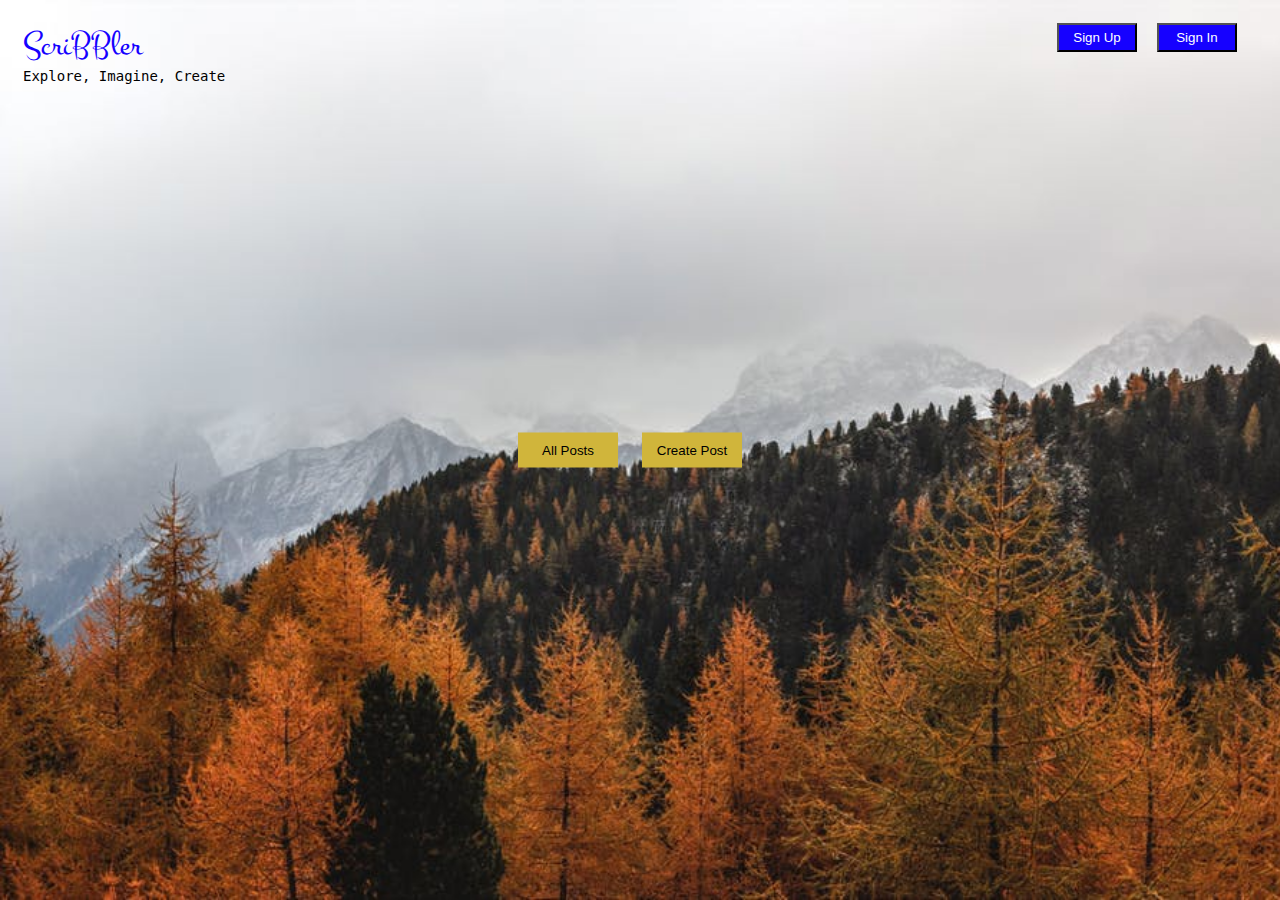
<file: index.html>
<!DOCTYPE html>
<html>

<head>
    <link rel="stylesheet" type="text/css" href="styles/index.css">
    <link href="https://fonts.googleapis.com/css?family=Montez&display=swap" rel="stylesheet">
    <link rel="stylesheet" href="https://cdnjs.cloudflare.com/ajax/libs/font-awesome/4.7.0/css/font-awesome.min.css">

</head>

<body>
    <div class="header" id="myHeader">
        <div class="logo">
            <span>ScriBBler</span>
            <p>Explore, Imagine, Create</p>
        </div>
        <div class="loginregbtns">
            <button type="button" id="btnopensigninmodal">Sign In</button>
            <button type="button" id="btnopensignupmodal">Sign Up</button>
        </div>
    </div>
    <div class="main">
        <div class="postbuttons">
            <a href="html/postslist.html"><button type="button">All Posts</button></a>
            <button id="btncreatepost">Create Post</button>
        </div>
    </div>
    <div id="modalsignup" class="modalbg">
        <div class="modal">
            <div class="modalheader">
                <span>Get Started</span>
                <i id="btnclose1" class="fa fa-close"></i>
            </div>
            <div class="modalbody">
                <form>
                    <p>Name</p>
                    <input placeholder="Enter your Name" type="text" required></input>
                    <p>Username</p>
                    <input placeholder="Enter your Username" type="text" required></input>
                    <p>Password</p>
                    <input placeholder="Enter your Password" type="text" required></input>
                    <p>Confirm Password</p>
                    <input placeholder="Re-enter your Password" type="text" required></input>
                    <button type="submit">Sign Up</button>
                </form>
            </div>
        </div>
    </div>
    <div id="modalsignin" class="modalbg">
        <div class="modal">
            <div class="modalheader">
                <span>Welcome Back!</span>
                <i id="btnclose2" class="fa fa-close"></i>
            </div>
            <div class="modalbody">
                <form>
                    <p>Username</p>
                    <input type="text" placeholder="Enter your Username" required></input>
                    <p>Password</p>
                    <input type="text" placeholder="Enter your Password" required></input>
                    <button type="submit">Sign In</button>
                </form>
                <div class="modalfooter">
                    <p>Not a member yet?<a href="#" id="lnksignup"> Sign Up</a></p>
                </div>
            </div>
        </div>
    </div>
    <div id="modalcreatepost" class="modalbg">
        <div class="modallarge">
            <div class="modalheader">
                <span>Pen Your Post</span>
                <i id="btnclose3" class="fa fa-close"></i>
            </div>
            <div class="modalbody">
                <form>
                    <p>Title</p>
                    <input type="text" placeholder="Enter title of your post" required></input>
                    <p>Content</p>
                    <textarea rows="20" cols="100" placeholder="Enter the contents of your post"></textarea>
                    <div style="text-align:center;">
                        <button type="submit" style="width: 120px;">Create</button>
                    </div>

                </form>
            </div>
        </div>
    </div>
    <script src="scripts/index.js"></script>
</body>

</html>
</file>
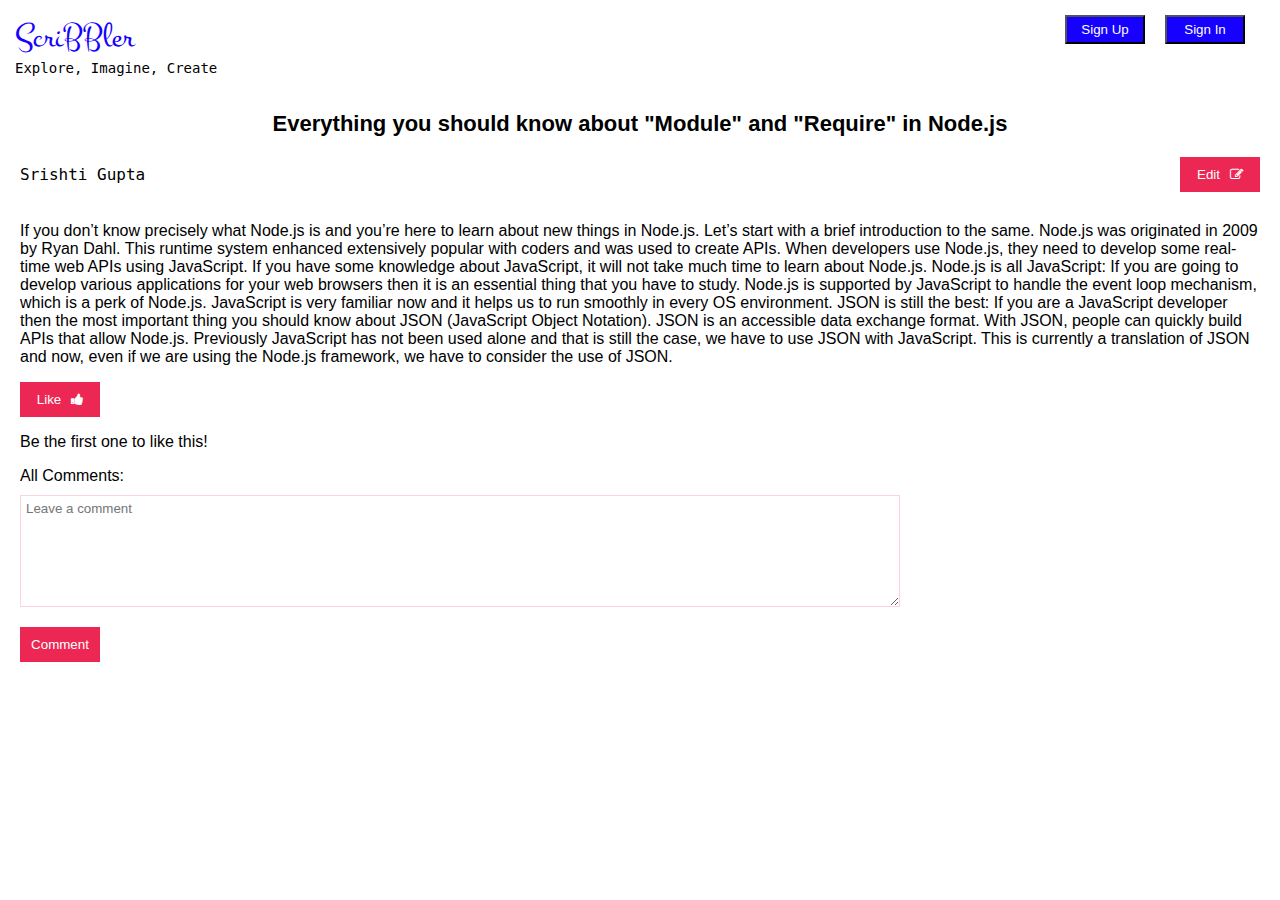
<file: html/post.html>
<!DOCTYPE html>
<html>

<head>
    <link rel="stylesheet" type="text/css" href="../styles/post.css">
    <link href="https://fonts.googleapis.com/css?family=Montez&display=swap" rel="stylesheet">
    <link rel="stylesheet" href="https://cdnjs.cloudflare.com/ajax/libs/font-awesome/4.7.0/css/font-awesome.min.css">

</head>

<body>
    <!-- TODO: Include code for header here -->
    <div class="header" id="myHeader">
        <div class="logo">
            <span>ScriBBler</span>
            <p>Explore, Imagine, Create</p>
        </div>
        <div class="loginregbtns">
            <button type="button" id="btnopensigninmodal">Sign In</button>
            <button type="button" id="btnopensignupmodal">Sign Up</button>
        </div>
    </div>
    <div class="main">
        <div class="title" id="titletext">
            Everything you should know about "Module" and "Require" in Node.js
        </div>
        <div class="titletextbox" id="titletextbox">
            <input type="text" />
        </div>
        <div class="toolbar">
            <span class="author">Srishti Gupta</span>
            <button id="btnedit" class="btnwithicon" onclick="makeeditable()" style="float: right;">Edit<i class="fa fa-edit"></i></button>
            <button id="btnsave" class="btnwithicon" onclick="save()" style="float: right;">Save<i class="fa fa-save"></i></button>
        </div>
        <div class="content">
            <p id=txtcontent class="textcontent">
                If you don’t know precisely what Node.js is and you’re here to learn about new things in Node.js. Let’s start with a brief introduction to the same. Node.js was originated in 2009 by Ryan Dahl. This runtime system enhanced extensively popular with coders
                and was used to create APIs. When developers use Node.js, they need to develop some real-time web APIs using JavaScript. If you have some knowledge about JavaScript, it will not take much time to learn about Node.js. Node.js is all JavaScript:
                If you are going to develop various applications for your web browsers then it is an essential thing that you have to study. Node.js is supported by JavaScript to handle the event loop mechanism, which is a perk of Node.js. JavaScript
                is very familiar now and it helps us to run smoothly in every OS environment. JSON is still the best: If you are a JavaScript developer then the most important thing you should know about JSON (JavaScript Object Notation). JSON is an accessible
                data exchange format. With JSON, people can quickly build APIs that allow Node.js. Previously JavaScript has not been used alone and that is still the case, we have to use JSON with JavaScript. This is currently a translation of JSON and
                now, even if we are using the Node.js framework, we have to consider the use of JSON.

            </p>
            <textarea class="txtareacontent" id="txtareacontent"></textarea>
        </div>
        <div class="like">
            <button id="btnlike" class="btnwithicon" onclick="like()">Like<i class="fa fa-thumbs-up"></i></button>
            <p id="count" class="count">Be the first one to like this!</p>
        </div>
        <div class="comment">
            <b>All Comments:</b>
            <textarea placeholder="Leave a comment" class="txtcomment" id="txtcomment"></textarea>
            <button id="btncomment" class="btnwithicon" onclick="comment()">Comment</button>
            <div id="commentcard">

            </div>
        </div>

    </div>
    <script src="../scripts/post.js "></script>
</body>

</html>
</file>
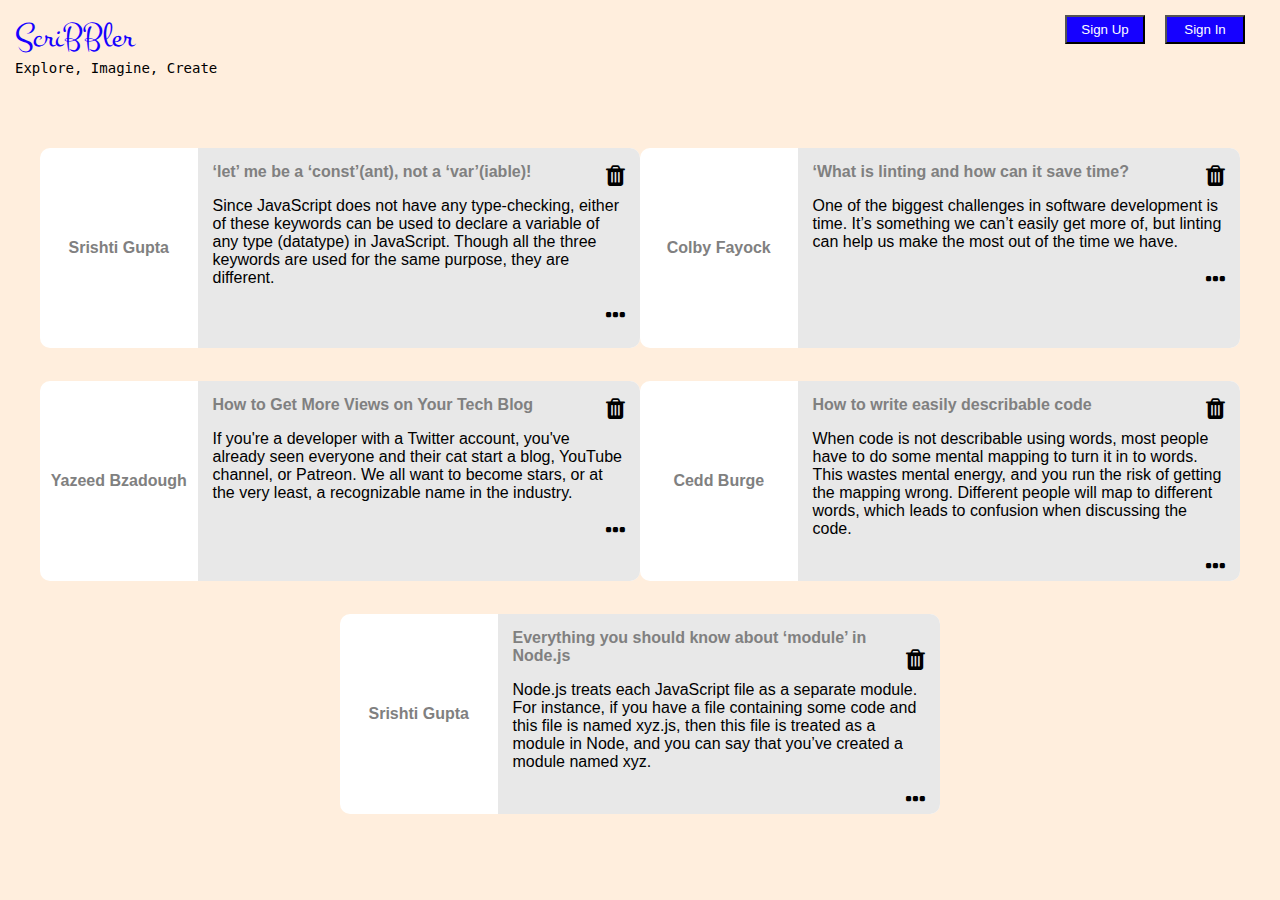
<file: html/postslist.html>
<!DOCTYPE html>
<html>

<head>
    <link rel="stylesheet" type="text/css" href="../styles/postslist.css">
    <link href="https://fonts.googleapis.com/css?family=Montez&display=swap" rel="stylesheet">
    <link rel="stylesheet" href="https://cdnjs.cloudflare.com/ajax/libs/font-awesome/4.7.0/css/font-awesome.min.css">

</head>

<body>
    <!-- TODO: Include code for header here -->
    <div class="header" id="myHeader">
        <div class="logo">
            <span>ScriBBler</span>
            <p>Explore, Imagine, Create</p>
        </div>
        <div class="loginregbtns">
            <button type="button" id="btnopensigninmodal">Sign In</button>
            <button type="button" id="btnopensignupmodal">Sign Up</button>
        </div>
    </div>

    <!-- ATTENTION: The HTML code for the list of posts has been given to you. You can feel free to add/delete/modify this code. You need to write the proper CSS and JavaScript code corresponding to this page so that the result looks like the screenshots given to you in the Project Statement. -->

    <!-- list of all posts starts here -->
    <div class="flex-container">

        <!-- post 1 starts here -->
        <div class="card" id="card1">
            <div class="leftsegment">
                <p>Srishti Gupta</p>
            </div>

            <div class="rightsegment">
                <div>
                    <span class="cardtitle">‘let’ me be a ‘const’(ant), not a ‘var’(iable)!</span>
                    <span style="float: right;">
                        <a href="#" id="first" onclick="openpopup(this.id)"> <i class="fa fa-trash"></i></a>
                    </span>
                </div>
                <p>Since JavaScript does not have any type-checking, either of these keywords can be used to declare a variable of any type (datatype) in JavaScript. Though all the three keywords are used for the same purpose, they are different.</p>
                <span style="float:right">
                    <a href="post.html"><i class="fa fa-ellipsis-h"></i></a>
                 </span>
            </div>
        </div>
        <!-- post 1 ends here -->

        <!-- post 2 starts here -->
        <div class="card" id="card2">
            <div class="leftsegment">
                <p>Colby Fayock</p>
            </div>

            <div class="rightsegment">
                <div>
                    <span class="cardtitle">‘What is linting and how can it save time?</span>
                    <span style="float: right;">
                        <a href="#" id="second" onclick="openpopup(this.id)"> <i class="fa fa-trash"></i></a>
                    </span>
                </div>
                <p>One of the biggest challenges in software development is time. It’s something we can’t easily get more of, but linting can help us make the most out of the time we have.</p>
                <span style="float:right">
                    <a href="post.html"><i class="fa fa-ellipsis-h"></i></a>
                </span>
            </div>
        </div>
        <!-- post 2 ends here -->

        <!-- post 3 starts here -->
        <div class="card" id="card3">
            <div class="leftsegment">
                <p>Yazeed Bzadough</p>
            </div>

            <div class="rightsegment">
                <div>
                    <span class="cardtitle">How to Get More Views on Your Tech Blog</span>
                    <span style="float: right;">
                        <a href="#" id="third" onclick="openpopup(this.id)"><i class="fa fa-trash"></i></a>
                    </span>
                </div>
                <p>If you're a developer with a Twitter account, you've already seen everyone and their cat start a blog, YouTube channel, or Patreon. We all want to become stars, or at the very least, a recognizable name in the industry.</p>
                <span style="float:right">
                    <a href="post.html"><i class="fa fa-ellipsis-h"></i></a>
                 </span>
            </div>
        </div>
        <!-- post 3 ends here -->

        <!-- post 4 starts here -->
        <div class="card" id="card4">
            <div class="leftsegment">
                <p>Cedd Burge</p>
            </div>

            <div class="rightsegment">
                <div>
                    <span class="cardtitle">How to write easily describable code</span>
                    <span style="float: right;">
                        <a href="#" id="fourth" onclick="openpopup(this.id)"><i class="fa fa-trash"></i></a>
                    </span>
                </div>
                <p>When code is not describable using words, most people have to do some mental mapping to turn it in to words. This wastes mental energy, and you run the risk of getting the mapping wrong. Different people will map to different words, which
                    leads to confusion when discussing the code.</p>
                <span style="float:right">
                    <a href="post.html"><i class="fa fa-ellipsis-h"></i></a>
                     </span>
            </div>
        </div>
        <!-- post 4 ends here -->

        <!-- post 5 starts here -->
        <div class="card" id="card5">
            <div class="leftsegment">
                <p>Srishti Gupta</p>
            </div>

            <div class="rightsegment">
                <div>
                    <span class="cardtitle">Everything you should know about ‘module’ in Node.js</span>
                    <span style="float: right;">
                        <a id="fifth" href="#" onclick="openpopup(this.id)"><i class="fa fa-trash"></i></a>
                    </span>
                </div>
                <p>Node.js treats each JavaScript file as a separate module. For instance, if you have a file containing some code and this file is named xyz.js, then this file is treated as a module in Node, and you can say that you’ve created a module
                    named xyz.</p>
                <span style="float:right">
                    <a href="post.html"><i class="fa fa-ellipsis-h"></i></a>
                     </span>
            </div>
        </div>
        <!-- post 5 ends here -->

        <!-- TODO: Write code for delete post modal here -->

    </div>
    <div id="modaldelete" class="modalbg">
        <div class="modal">
            <div class="modalbody">
                <p>Are you sure you want to delete the post?</p>
                <div style="text-align:center;">
                    <button style="width: 120px;float:left" onclick="removecard()">Yes</button>
                    <button onclick="closemodal();" style="width: 120px;float:right;background-color:#d23939">No</button>
                </div>
            </div>
        </div>
    </div>
    <!-- list of all posts ends here -->
    <script src="../scripts/postslist.js"></script>
</body>

</html>
</file>
<file: styles/index.css>
html {
    height: 100%;
}
body {
    background-image: url("../images/background.jpg");
    background-repeat: no-repeat;
    background-attachment: fixed;
  background-size: cover;
}
.header {
    padding: 15px;
    background-color: transparent;
    margin: 0;
    overflow: auto;
}
.logo {
    width: 70%;
    float: left;
}
.logo span {
    font-family: 'Montez', cursive;
    font-size: 35px;
    color: #1601ff;
}

.logo p {
    font-family: 'Ubuntu Mono', monospace;
    font-size: 14px;
    margin: 0;
}
.loginregbtns {
    width: 30%;
    float: left;
}

.loginregbtns button {
    float: right;
    margin-right: 20px;
    width: 80px;
    color: white;
    background-color: #1601ff;
    padding: 5px;
}
.main {
    display: flex;
    justify-content: center;
    height: 100%;
}
 .postbuttons {
    position: absolute;
    left: 50%;
    top: 50%;
    transform: translate(-50%, -50%);
}
.postbuttons button {
    margin-right: 20px;
    color: black;
    background-color: #d0b53b;
    width: 100px;
    border: 0;
    padding: 10px;
}
.modalbg {
    display: none;
    position: fixed;
    z-index: 1;
    left: 0;
    top: 0;
    width: 100%;
    height: 100%;
    overflow: auto;
    background-color: rgb(0, 0, 0);
    background-color: rgba(0, 0, 0, 0.4);
}
.modal {
    position: absolute;
    left: 50%;
    top: 50%;
    transform: translate(-50%, -50%);
    background-color: #fff;
    width: 30%
}
.modallarge {
    position: absolute;
    left: 50%;
    top: 50%;
    transform: translate(-50%, -50%);
    background-color: #fff;
    width: 60%
}
.modalheader {
    border-bottom: 1px solid #ddd;
    position: relative;
    padding: 10px;
    font-size: 24px;
    color: #838180;
}
.modalheader i {
    position: absolute;
    right: 0px;
    top: 0px;
    padding: 10px;
}
.modalbody {
    padding: 10px;
    margin-bottom: 20px;
}
.modalbody input {
    width: 97%;
    background-color: #eee;
    border-radius: 4px;
    height: 35px;
    padding: 0 5px;
    border: 0;
    color: gray;
}
.modalbody textarea {
    background-color: #eee;
    border-radius: 4px;
    padding: 5px;
    border: 0;
    color: gray;
    font-family: 'Roboto', sans-serif;
    display: block;
    width: 98%;
}

.modalbody input::placeholder {
    color: #ccc;
}

.modalbody textarea::placeholder {
    color: #ccc;
}

.modalbody p {
    margin-bottom: 5px;
    color: #838180;
    font-weight: 400;
}

.modalbody button {
    width: 100%;
    padding: 10px;
    background-color: #5cb761;
    border-radius: 4px;
    margin-top: 20px;
    border: 0;
    color: white;
}

.modalbody .modalfooter {
    text-align: center;
}
</file>
<file: styles/post.css>
html {
    height: 100%;
}

body {
    background-color: #fff;
    background-repeat: no-repeat;
    background-size: cover;
    margin: 0;
    font-family: 'Roboto', sans-serif;
    font-weight: 300;
}

.header {
    padding: 15px;
    background-color: transparent;
    margin: 0;
    overflow: auto;
}

.logo {
    width: 70%;
    float: left;
}

.logo span {
    font-family: 'Montez', cursive;
    font-size: 35px;
    color: #1601ff;
}

.logo p {
    font-family: 'Ubuntu Mono', monospace;
    font-size: 14px;
    margin: 0;
}

.loginregbtns {
    width: 30%;
    float: left;
}

.loginregbtns button {
    float: right;
    margin-right: 20px;
    width: 80px;
    color: white;
    background-color: #1601ff;
    padding: 5px;
}

.main {
    padding: 20px;
}

.title {
    text-align: center;
    font-size: 22px;
    font-weight: bold;
    margin-bottom: 20px;
}

.author {
    font-family: 'Ubuntu Mono', monospace;
    font-size: 16px;
    line-height: 35px;
}

.btnwithicon {
    width: 80px;
    padding: 10px;
    background-color: #ed2753;
    color: #fff;
    border: 0;
}

.btnwithicon i {
    margin-left: 10px;
}

.titletextbox {
    display: none;
    text-align: center;
}

.titletextbox input {
    width: 70%;
    padding: 5px;
    border: 1px solid #fed3da;
    font-size: 22px;
    font-weight: bold;
    margin-bottom: 20px;
}

#btnsave {
    display: none;
}

.content {
    margin-top: 30px;
}

.txtareacontent {
    font-family: inherit;
    display: none;
    width: 100%;
    padding: 5px;
    border: 1px solid #fed3da;
    margin-bottom: 20px;
    height: 200px;
}

.txtcomment {
    font-family: inherit;
    display: block;
    width: 70%;
    padding: 5px;
    border: 1px solid #fed3da;
    margin-bottom: 20px;
    margin-top: 10px;
    height: 100px;
}

.commentcard {
    background-color: #ddd;
    padding: 10px;
    border-radius: 5px;
    margin-top: 30px;
    width: 80%;
}
</file>
<file: styles/postslist.css>
html {
    height: 100%;
}

body {
    background-color: #ffeedd;
    background-repeat: no-repeat;
    background-size: cover;
    margin: 0;
    font-family: 'Roboto', sans-serif;
    font-weight: 300;
}

.header {
    padding: 15px;
    background-color: transparent;
    margin: 0;
    overflow: auto;
}

.logo {
    width: 70%;
    float: left;
}

.logo span {
    font-family: 'Montez', cursive;
    font-size: 35px;
    color: #1601ff;
}

.logo p {
    font-family: 'Ubuntu Mono', monospace;
    font-size: 14px;
    margin: 0;
}

.loginregbtns {
    width: 30%;
    float: left;
}

.loginregbtns button {
    float: right;
    margin-right: 20px;
    width: 80px;
    color: white;
    background-color: #1601ff;
    padding: 5px;
}

.flex-container {
    height: 700px;
    padding: 40px;
    display: flex;
    flex-wrap: wrap;
    justify-content: space-around;
    align-items: center;
}

.card {
    width: 600px;
    border-radius: 10px;
    background-color: #fff;
    display: flex;
    height: 200px;
}

.card:hover {
    box-shadow: 0px 0px 15px 0px rgba(0, 0, 0, 0.75);
}

.card .leftsegment {
    padding: 10px;
    flex: 1;
    display: flex;
    justify-content: center;
    align-items: center;
    color: gray;
    font-weight: bold;
}

.card .rightsegment {
    padding: 15px;
    background-color: #e8e8e8;
    flex: 3;
    border-radius: 0 10px 10px 0;
}

.card .rightsegment i {
    font-size: 24px;
    color: black;
}

.cardtitle {
    color: gray;
    font-weight: bold;
}

.modal {
    position: absolute;
    left: 50%;
    top: 50%;
    transform: translate(-50%, -50%);
    background-color: #fff;
    width: 25%
}

.modalbody {
    padding: 10px;
    margin-bottom: 20px;
    text-align: center;
    overflow: auto;
}

.modalbody button {
    width: 40px;
    padding: 10px;
    background-color: #5cb761;
    margin-top: 20px;
    border: 0;
    color: white;
}

.modalbg {
    display: none;
    position: fixed;
    z-index: 1;
    left: 0;
    top: 0;
    width: 100%;
    height: 100%;
    overflow: auto;
    background-color: rgb(0, 0, 0);
    background-color: rgba(0, 0, 0, 0.4);
}
</file>
